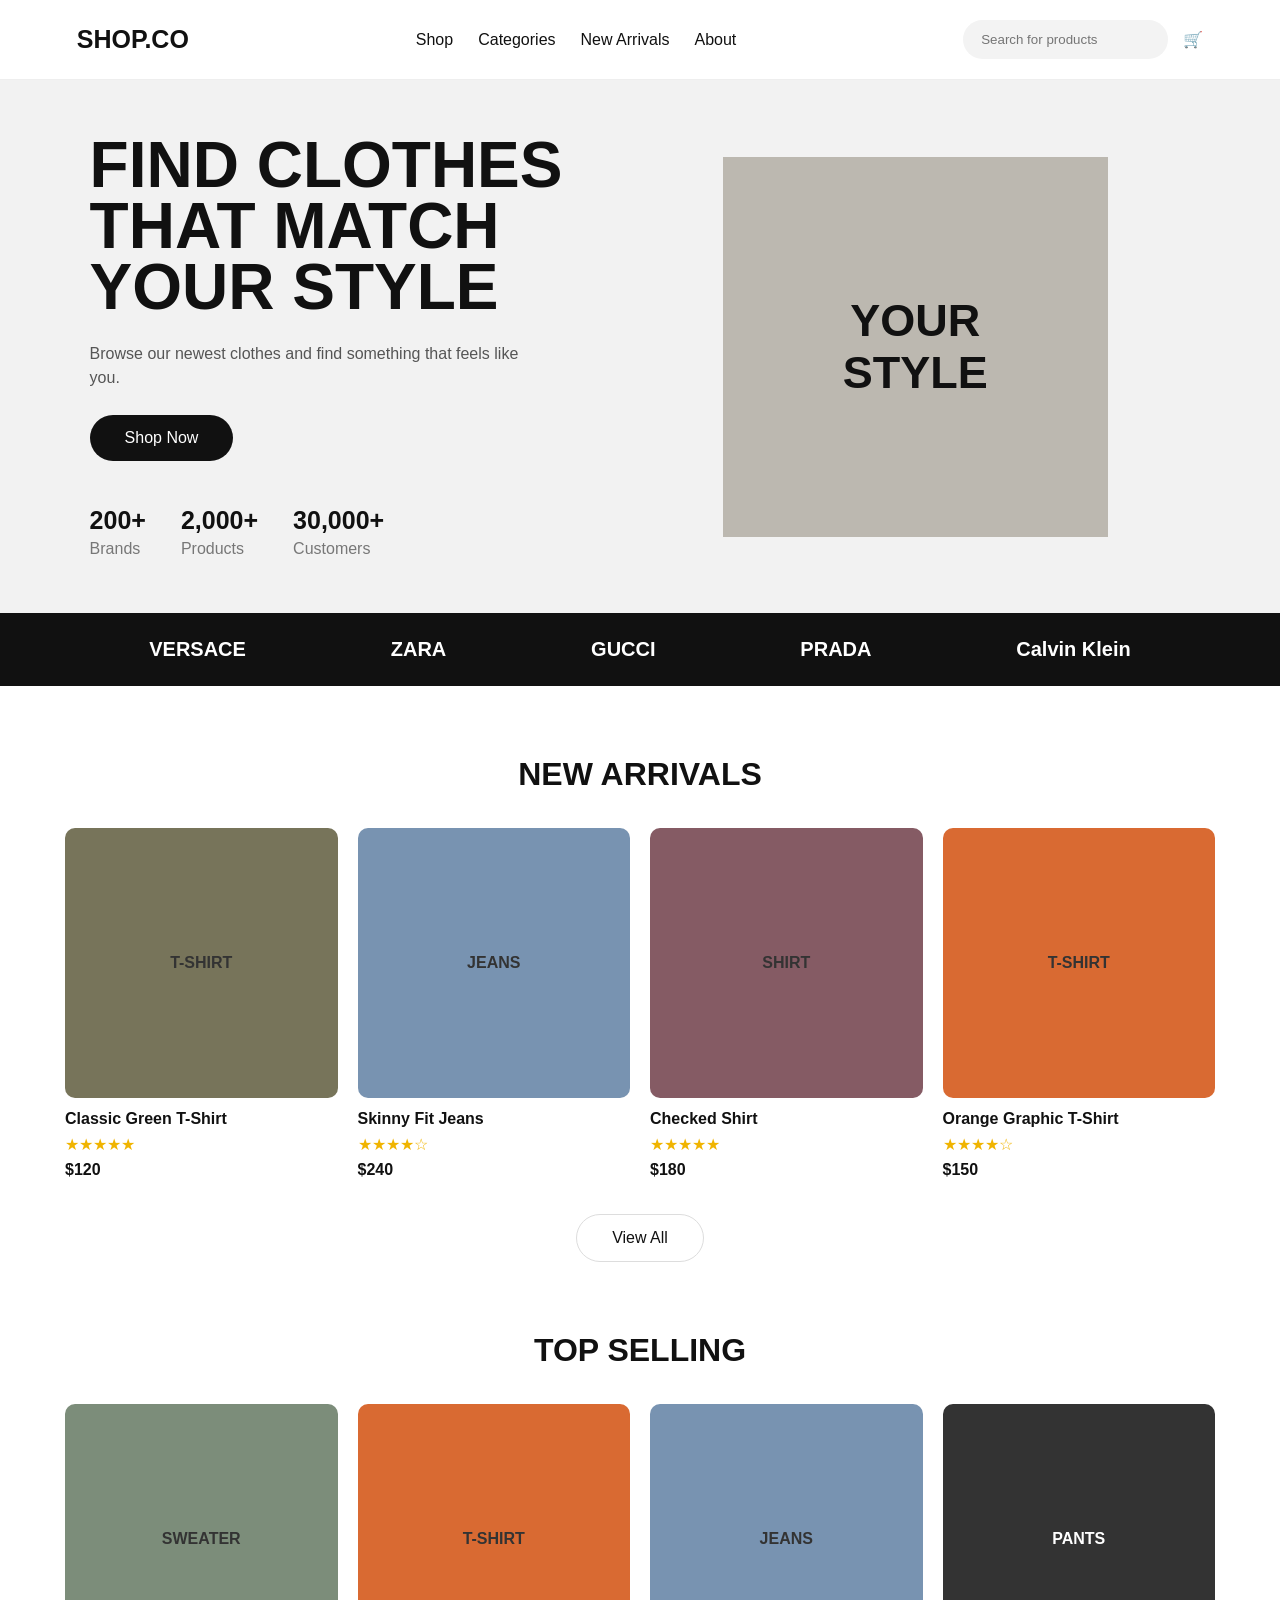
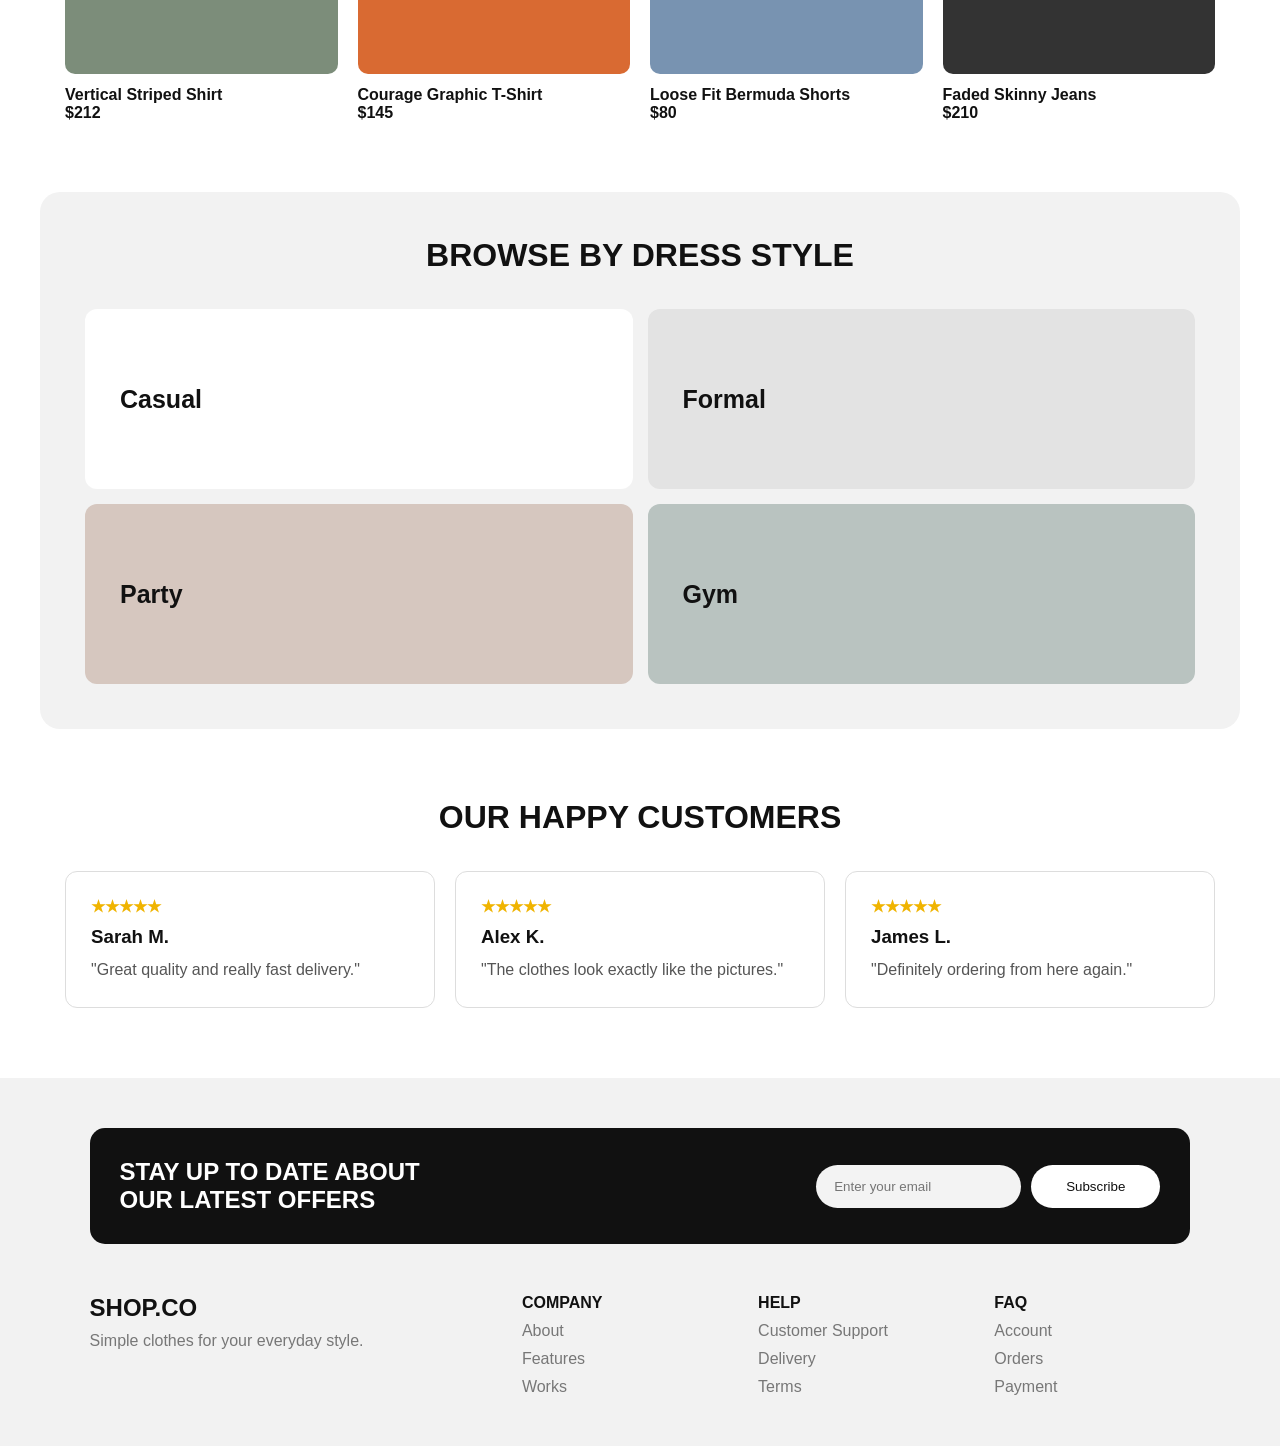
<file: homework1.2/index.html>
<!DOCTYPE html>
<html lang="en">
<head>
    <meta charset="UTF-8">
    <meta name="viewport" content="width=device-width, initial-scale=1.0">
    <title>SHOP.CO - Home</title>
    <link rel="stylesheet" href="style.css">
</head>
<body>

<header>
    <div class="logo">SHOP.CO</div>

    <nav>
        <a href="index.html">Shop</a>
        <a href="category.html">Categories</a>
        <a href="product.html">New Arrivals</a>
        <a href="#">About</a>
    </nav>

    <div class="header-icons">
        <input type="text" placeholder="Search for products">
        <a href="cart.html">🛒</a>
    </div>
</header>

<main>
    <section class="hero">
        <div class="hero-text">
            <h1>FIND CLOTHES<br>THAT MATCH<br>YOUR STYLE</h1>
            <p>Browse our newest clothes and find something that feels like you.</p>
            <a class="black-button" href="category.html">Shop Now</a>

            <div class="stats">
                <div><strong>200+</strong><span>Brands</span></div>
                <div><strong>2,000+</strong><span>Products</span></div>
                <div><strong>30,000+</strong><span>Customers</span></div>
            </div>
        </div>

        <div class="hero-image">
            <div class="model-placeholder">YOUR<br>STYLE</div>
        </div>
    </section>

    <section class="brands">
        <span>VERSACE</span>
        <span>ZARA</span>
        <span>GUCCI</span>
        <span>PRADA</span>
        <span>Calvin Klein</span>
    </section>

    <section class="section">
        <h2>NEW ARRIVALS</h2>
        <div class="products">
            <div class="product-card">
                <div class="product-image shirt-green">T-SHIRT</div>
                <h3>Classic Green T-Shirt</h3>
                <p>★★★★★</p>
                <strong>$120</strong>
            </div>

            <div class="product-card">
                <div class="product-image jeans">JEANS</div>
                <h3>Skinny Fit Jeans</h3>
                <p>★★★★☆</p>
                <strong>$240</strong>
            </div>

            <div class="product-card">
                <div class="product-image shirt-check">SHIRT</div>
                <h3>Checked Shirt</h3>
                <p>★★★★★</p>
                <strong>$180</strong>
            </div>

            <div class="product-card">
                <div class="product-image shirt-orange">T-SHIRT</div>
                <h3>Orange Graphic T-Shirt</h3>
                <p>★★★★☆</p>
                <strong>$150</strong>
            </div>
        </div>

        <a class="outline-button" href="category.html">View All</a>
    </section>

    <section class="section">
        <h2>TOP SELLING</h2>
        <div class="products">
            <div class="product-card">
                <div class="product-image sweater">SWEATER</div>
                <h3>Vertical Striped Shirt</h3>
                <strong>$212</strong>
            </div>

            <div class="product-card">
                <div class="product-image shirt-orange">T-SHIRT</div>
                <h3>Courage Graphic T-Shirt</h3>
                <strong>$145</strong>
            </div>

            <div class="product-card">
                <div class="product-image jeans">JEANS</div>
                <h3>Loose Fit Bermuda Shorts</h3>
                <strong>$80</strong>
            </div>

            <div class="product-card">
                <div class="product-image black-jeans">PANTS</div>
                <h3>Faded Skinny Jeans</h3>
                <strong>$210</strong>
            </div>
        </div>
    </section>

    <section class="styles">
        <h2>BROWSE BY DRESS STYLE</h2>
        <div class="style-grid">
            <div>Casual</div>
            <div>Formal</div>
            <div>Party</div>
            <div>Gym</div>
        </div>
    </section>

    <section class="reviews">
        <h2>OUR HAPPY CUSTOMERS</h2>
        <div class="review-grid">
            <article><b>★★★★★</b><h3>Sarah M.</h3><p>"Great quality and really fast delivery."</p></article>
            <article><b>★★★★★</b><h3>Alex K.</h3><p>"The clothes look exactly like the pictures."</p></article>
            <article><b>★★★★★</b><h3>James L.</h3><p>"Definitely ordering from here again."</p></article>
        </div>
    </section>
</main>

<footer>
    <div class="newsletter">
        <h2>STAY UP TO DATE ABOUT<br>OUR LATEST OFFERS</h2>
        <div>
            <input type="email" placeholder="Enter your email">
            <button>Subscribe</button>
        </div>
    </div>

    <div class="footer-content">
        <div>
            <h2>SHOP.CO</h2>
            <p>Simple clothes for your everyday style.</p>
        </div>
        <div><h4>COMPANY</h4><p>About</p><p>Features</p><p>Works</p></div>
        <div><h4>HELP</h4><p>Customer Support</p><p>Delivery</p><p>Terms</p></div>
        <div><h4>FAQ</h4><p>Account</p><p>Orders</p><p>Payment</p></div>
    </div>
</footer>

</body>
</html>
</file>
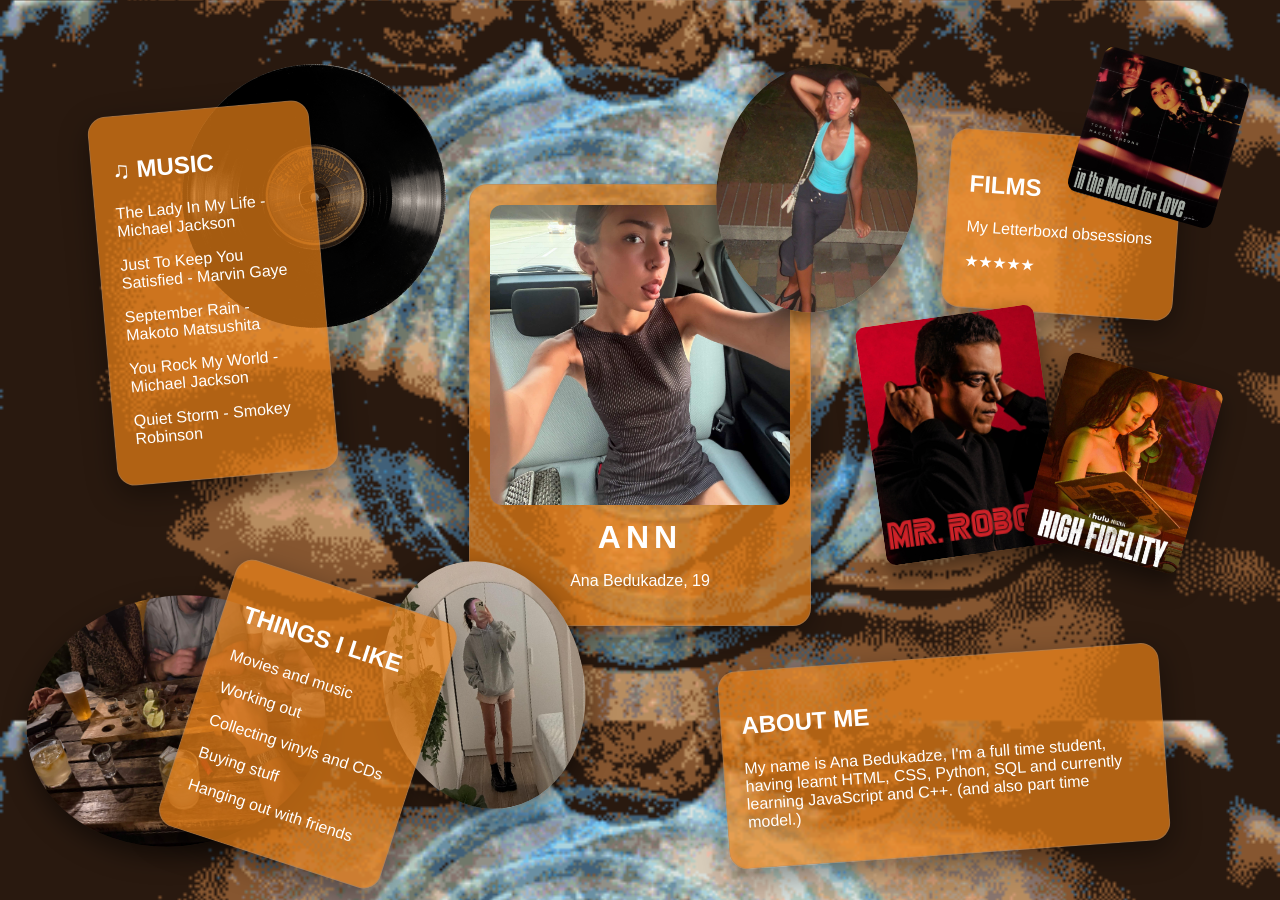
<file: homework1.3/index.html>
<!DOCTYPE html>
<html lang="en">
<head>
    <meta charset="UTF-8">
    <meta name="viewport" content="width=device-width, initial-scale=1.0">
    <title>me ♡</title>
    <link rel="stylesheet" href="style.css">
</head>
<body>
<div class="card photo-card">
        <img src="picofme3.jpg" alt="My photo">
        <h1>ANN</h1>
        <p>Ana Bedukadze, 19</p>
    </div>

    <img src="picofme2.jpg" class="photo2">
    <img src="picofme1.jpg" class="photo3">

    <div class="card music">
        <h2>♫ MUSIC</h2>
        <p>The Lady In My Life - Michael Jackson</p>
        <p>Just To Keep You Satisfied - Marvin Gaye</p>
        <p>September Rain - Makoto Matsushita</p>
        <p>You Rock My World - Michael Jackson</p>
        <p>Quiet Storm - Smokey Robinson</p>
    </div>
    <img src="vinyl.png" class="vinyl">

     <div class="card movies">
        <h2>FILMS</h2>
        <p>My Letterboxd obsessions</p>
        <p>★★★★★</p>
    </div>
    <img src="movie1.jpg" class="poster poster2">
    <img src="movie2.jpg" class="poster poster3">

    <div class="card hobbies">
        <h2>THINGS I LIKE</h2>
        <p>Movies and music</p>
        <p>Working out</p>
        <p>Collecting vinyls and CDs</p>
        <p>Buying stuff</p>
        <p>Hanging out with friends</p>
    </div>

    <img src="friends1.jpg" class="friendspics">

    <div class="card about">
        <h2>ABOUT ME</h2>
        <p>
            My name is Ana Bedukadze, I'm a full time student, having learnt HTML, CSS, Python, SQL and currently learning JavaScript and C++. (and also part time model.)
        </p>
    </div>

    <script src="script.js"></script>
</body>
</html>
</file>
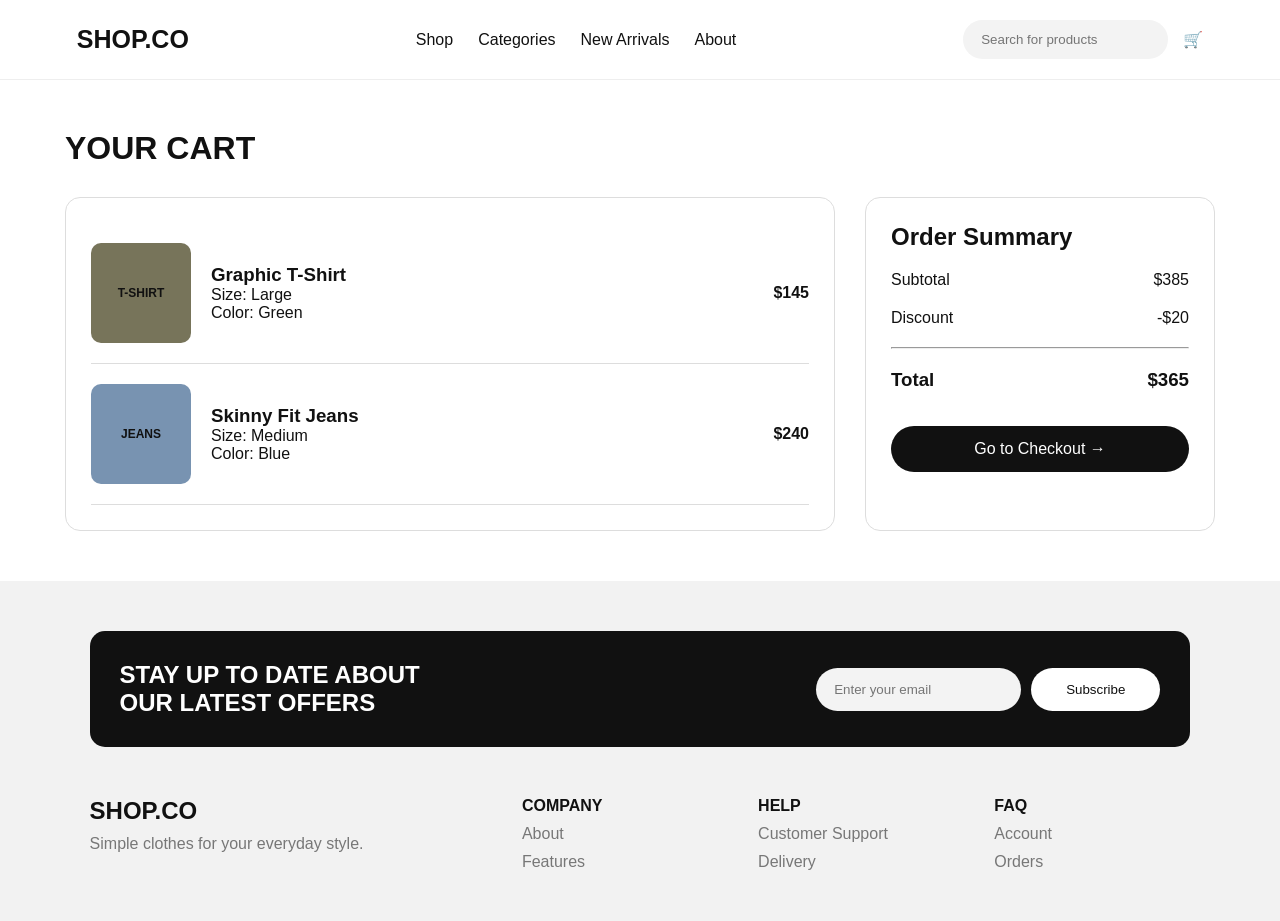
<file: homework1.2/cart.html>
<!DOCTYPE html>
<html lang="en">
<head>
    <meta charset="UTF-8">
    <meta name="viewport" content="width=device-width, initial-scale=1.0">
    <title>SHOP.CO - Cart</title>
    <link rel="stylesheet" href="style.css">
</head>
<body>

<header>
    <div class="logo">SHOP.CO</div>
    <nav><a href="index.html">Shop</a><a href="category.html">Categories</a><a href="product.html">New Arrivals</a><a href="#">About</a></nav>
    <div class="header-icons"><input type="text" placeholder="Search for products"><a href="cart.html">🛒</a></div>
</header>

<main class="page">
    <h1>YOUR CART</h1>

    <div class="cart-layout">
        <section class="cart-items">
            <div class="cart-item">
                <div class="small-product shirt-green">T-SHIRT</div>
                <div><h3>Graphic T-Shirt</h3><p>Size: Large</p><p>Color: Green</p></div>
                <strong>$145</strong>
            </div>

            <div class="cart-item">
                <div class="small-product jeans">JEANS</div>
                <div><h3>Skinny Fit Jeans</h3><p>Size: Medium</p><p>Color: Blue</p></div>
                <strong>$240</strong>
            </div>
        </section>

        <aside class="order-summary">
            <h2>Order Summary</h2>
            <p>Subtotal <span>$385</span></p>
            <p>Discount <span>-$20</span></p>
            <hr>
            <h3>Total <span>$365</span></h3>
            <a class="black-button full" href="#">Go to Checkout →</a>
        </aside>
    </div>
</main>

<footer>
    <div class="newsletter"><h2>STAY UP TO DATE ABOUT<br>OUR LATEST OFFERS</h2><div><input type="email" placeholder="Enter your email"><button>Subscribe</button></div></div>
    <div class="footer-content"><div><h2>SHOP.CO</h2><p>Simple clothes for your everyday style.</p></div><div><h4>COMPANY</h4><p>About</p><p>Features</p></div><div><h4>HELP</h4><p>Customer Support</p><p>Delivery</p></div><div><h4>FAQ</h4><p>Account</p><p>Orders</p></div></div>
</footer>

</body>
</html>
</file>
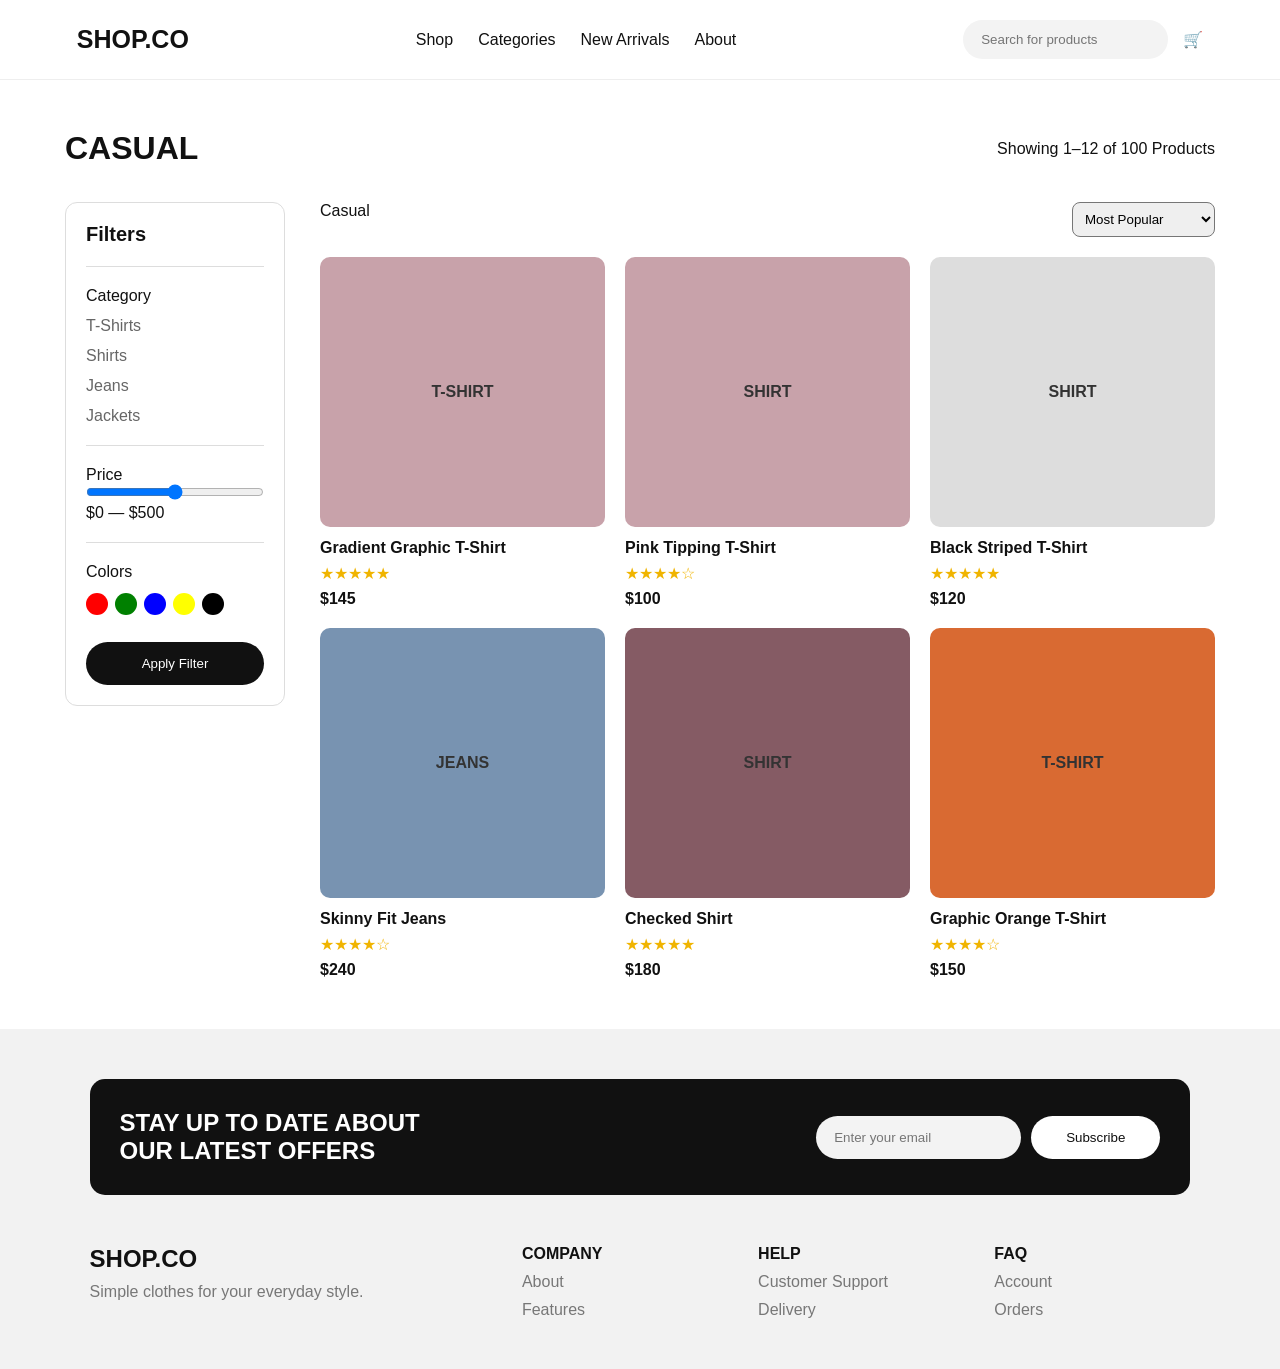
<file: homework1.2/category.html>
<!DOCTYPE html>
<html lang="en">
<head>
    <meta charset="UTF-8">
    <meta name="viewport" content="width=device-width, initial-scale=1.0">
    <title>SHOP.CO - Category</title>
    <link rel="stylesheet" href="style.css">
</head>
<body>

<header>
    <div class="logo">SHOP.CO</div>
    <nav>
        <a href="index.html">Shop</a>
        <a href="category.html">Categories</a>
        <a href="product.html">New Arrivals</a>
        <a href="#">About</a>
    </nav>
    <div class="header-icons">
        <input type="text" placeholder="Search for products">
        <a href="cart.html">🛒</a>
    </div>
</header>

<main class="page">
    <div class="page-title">
        <h1>CASUAL</h1>
        <p>Showing 1–12 of 100 Products</p>
    </div>

    <div class="category-layout">
        <aside class="filters">
            <h3>Filters</h3>
            <hr>
            <p>Category</p>
            <a href="#">T-Shirts</a>
            <a href="#">Shirts</a>
            <a href="#">Jeans</a>
            <a href="#">Jackets</a>
            <hr>
            <p>Price</p>
            <input type="range" min="0" max="500" value="250">
            <p>$0 — $500</p>
            <hr>
            <p>Colors</p>
            <div class="colors">
                <span></span><span></span><span></span><span></span><span></span>
            </div>
            <button class="black-button full">Apply Filter</button>
        </aside>

        <section>
            <div class="sort">
                <span>Casual</span>
                <select>
                    <option>Most Popular</option>
                    <option>Newest</option>
                    <option>Price Low to High</option>
                </select>
            </div>

            <div class="products category-products">
                <div class="product-card"><div class="product-image shirt-pink">T-SHIRT</div><h3>Gradient Graphic T-Shirt</h3><p>★★★★★</p><strong>$145</strong></div>
                <div class="product-card"><div class="product-image shirt-pink">SHIRT</div><h3>Pink Tipping T-Shirt</h3><p>★★★★☆</p><strong>$100</strong></div>
                <div class="product-card"><div class="product-image shirt-white">SHIRT</div><h3>Black Striped T-Shirt</h3><p>★★★★★</p><strong>$120</strong></div>
                <div class="product-card"><div class="product-image jeans">JEANS</div><h3>Skinny Fit Jeans</h3><p>★★★★☆</p><strong>$240</strong></div>
                <div class="product-card"><div class="product-image shirt-check">SHIRT</div><h3>Checked Shirt</h3><p>★★★★★</p><strong>$180</strong></div>
                <div class="product-card"><div class="product-image shirt-orange">T-SHIRT</div><h3>Graphic Orange T-Shirt</h3><p>★★★★☆</p><strong>$150</strong></div>
            </div>
        </section>
    </div>
</main>

<footer>
    <div class="newsletter"><h2>STAY UP TO DATE ABOUT<br>OUR LATEST OFFERS</h2><div><input type="email" placeholder="Enter your email"><button>Subscribe</button></div></div>
    <div class="footer-content"><div><h2>SHOP.CO</h2><p>Simple clothes for your everyday style.</p></div><div><h4>COMPANY</h4><p>About</p><p>Features</p></div><div><h4>HELP</h4><p>Customer Support</p><p>Delivery</p></div><div><h4>FAQ</h4><p>Account</p><p>Orders</p></div></div>
</footer>

</body>
</html>
</file>
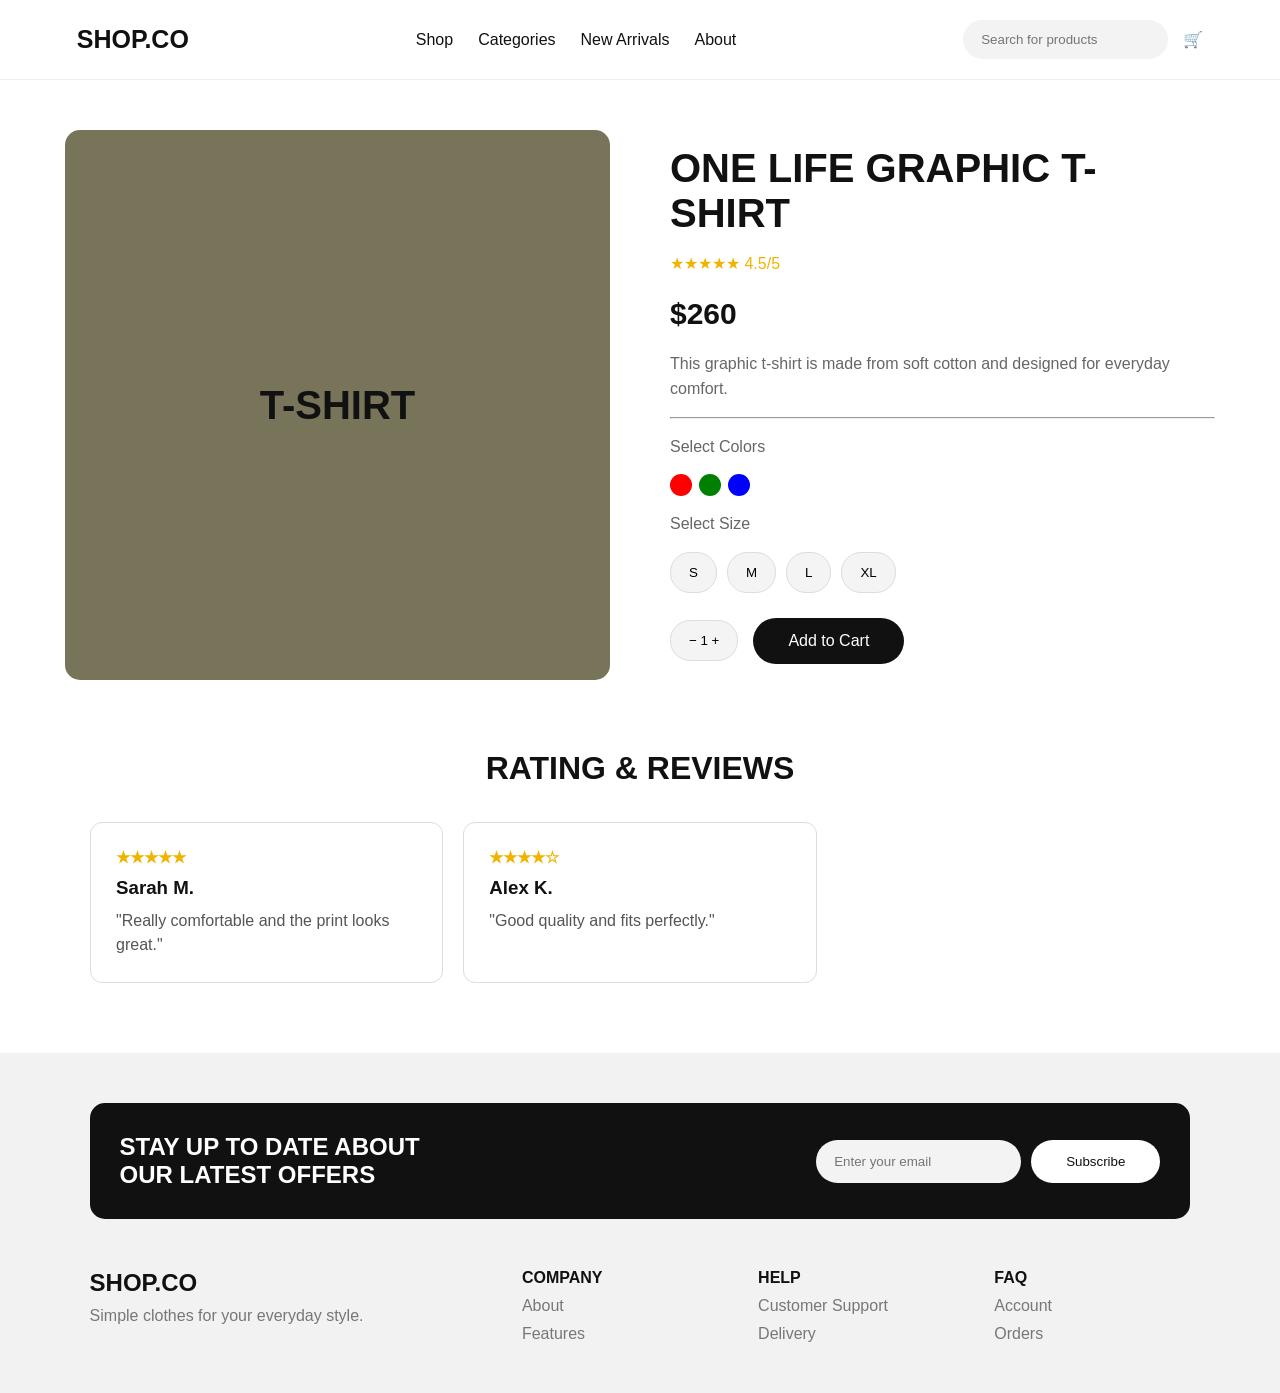
<file: homework1.2/product.html>
<!DOCTYPE html>
<html lang="en">
<head>
    <meta charset="UTF-8">
    <meta name="viewport" content="width=device-width, initial-scale=1.0">
    <title>SHOP.CO - Product</title>
    <link rel="stylesheet" href="style.css">
</head>
<body>

<header>
    <div class="logo">SHOP.CO</div>
    <nav><a href="index.html">Shop</a><a href="category.html">Categories</a><a href="product.html">New Arrivals</a><a href="#">About</a></nav>
    <div class="header-icons"><input type="text" placeholder="Search for products"><a href="cart.html">🛒</a></div>
</header>

<main class="page">
    <div class="product-detail">
        <div class="product-main-image shirt-green">T-SHIRT</div>

        <div class="product-info">
            <h1>ONE LIFE GRAPHIC T-SHIRT</h1>
            <p class="stars">★★★★★ 4.5/5</p>
            <h2>$260</h2>
            <p>This graphic t-shirt is made from soft cotton and designed for everyday comfort.</p>

            <hr>
            <p>Select Colors</p>
            <div class="colors"><span></span><span></span><span></span></div>

            <p>Select Size</p>
            <div class="sizes"><button>S</button><button>M</button><button>L</button><button>XL</button></div>

            <div class="buy">
                <button class="quantity">− 1 +</button>
                <a class="black-button" href="cart.html">Add to Cart</a>
            </div>
        </div>
    </div>

    <section class="reviews">
        <h2>RATING & REVIEWS</h2>
        <div class="review-grid">
            <article><b>★★★★★</b><h3>Sarah M.</h3><p>"Really comfortable and the print looks great."</p></article>
            <article><b>★★★★☆</b><h3>Alex K.</h3><p>"Good quality and fits perfectly."</p></article>
        </div>
    </section>
</main>

<footer>
    <div class="newsletter"><h2>STAY UP TO DATE ABOUT<br>OUR LATEST OFFERS</h2><div><input type="email" placeholder="Enter your email"><button>Subscribe</button></div></div>
    <div class="footer-content"><div><h2>SHOP.CO</h2><p>Simple clothes for your everyday style.</p></div><div><h4>COMPANY</h4><p>About</p><p>Features</p></div><div><h4>HELP</h4><p>Customer Support</p><p>Delivery</p></div><div><h4>FAQ</h4><p>Account</p><p>Orders</p></div></div>
</footer>

</body>
</html>
</file>
<file: homework1.2/style.css>
* {
    margin: 0;
    padding: 0;
    box-sizing: border-box;
}

body {
    font-family: Arial, sans-serif;
    color: #111;
    background: white;
}

a {
    color: inherit;
    text-decoration: none;
}

header {
    height: 80px;
    display: flex;
    align-items: center;
    justify-content: space-between;
    padding: 0 6%;
    border-bottom: 1px solid #eee;
    gap: 30px;
}

.logo {
    font-size: 25px;
    font-weight: 900;
}

nav {
    display: flex;
    gap: 25px;
}

nav a:hover {
    text-decoration: underline;
}

.header-icons {
    display: flex;
    align-items: center;
    gap: 15px;
}

.header-icons input,
.newsletter input {
    border: 0;
    background: #f3f3f3;
    border-radius: 25px;
    padding: 12px 18px;
}

.hero {
    background: #f2f2f2;
    min-height: 500px;
    display: flex;
    padding: 55px 7%;
    align-items: center;
}

.hero-text {
    width: 50%;
}

.hero h1 {
    font-size: clamp(38px, 5vw, 70px);
    line-height: .95;
    font-weight: 900;
}

.hero p {
    max-width: 450px;
    margin: 25px 0;
    color: #555;
    line-height: 1.5;
}

.black-button,
.outline-button,
.newsletter button {
    display: inline-block;
    border: 0;
    background: #111;
    color: white;
    padding: 14px 35px;
    border-radius: 25px;
    cursor: pointer;
}

.outline-button {
    background: white;
    color: #111;
    border: 1px solid #ddd;
}

.stats {
    display: flex;
    gap: 35px;
    margin-top: 45px;
}

.stats div {
    display: flex;
    flex-direction: column;
}

.stats strong {
    font-size: 25px;
}

.stats span {
    color: #777;
    margin-top: 5px;
}

.hero-image {
    width: 50%;
    display: flex;
    justify-content: center;
}

.model-placeholder {
    width: 70%;
    height: 380px;
    background: #bcb8b0;
    display: flex;
    align-items: center;
    justify-content: center;
    font-size: 45px;
    font-weight: 900;
    text-align: center;
}

.brands {
    background: #111;
    color: white;
    display: flex;
    justify-content: space-around;
    padding: 25px 6%;
    font-size: 20px;
    font-weight: bold;
}

.section,
.reviews {
    max-width: 1200px;
    margin: 70px auto;
    padding: 0 25px;
    text-align: center;
}

.section h2,
.styles h2,
.reviews h2 {
    font-size: 32px;
    margin-bottom: 35px;
}

.products {
    display: grid;
    grid-template-columns: repeat(4, 1fr);
    gap: 20px;
    text-align: left;
}

.product-card h3 {
    margin-top: 12px;
    font-size: 16px;
}

.product-card p {
    color: #f0b400;
    margin: 7px 0;
}

.product-image {
    height: 270px;
    border-radius: 10px;
    display: flex;
    justify-content: center;
    align-items: center;
    font-weight: bold;
    color: #333;
}

.shirt-green { background: #77745a; }
.jeans { background: #7893b1; }
.shirt-check { background: #855b64; }
.shirt-orange { background: #d96a32; }
.sweater { background: #7c8d7a; }
.black-jeans { background: #333; color: white; }
.shirt-pink { background: #c8a2aa; }
.shirt-white { background: #ddd; }

.section > .outline-button {
    margin-top: 35px;
}

.styles {
    max-width: 1200px;
    margin: 70px auto;
    padding: 45px;
    background: #f2f2f2;
    border-radius: 20px;
    text-align: center;
}

.style-grid {
    display: grid;
    grid-template-columns: 1fr 1fr;
    gap: 15px;
}

.style-grid div {
    min-height: 180px;
    background: white;
    border-radius: 12px;
    display: flex;
    align-items: center;
    padding-left: 35px;
    font-size: 25px;
    font-weight: bold;
    text-align: left;
}

.style-grid div:nth-child(2) { background: #e3e3e3; }
.style-grid div:nth-child(3) { background: #d6c7bf; }
.style-grid div:nth-child(4) { background: #b9c3c0; }

.review-grid {
    display: grid;
    grid-template-columns: repeat(3, 1fr);
    gap: 20px;
    text-align: left;
}

.review-grid article {
    border: 1px solid #ddd;
    border-radius: 12px;
    padding: 25px;
}

.review-grid b {
    color: #f0b400;
}

.review-grid h3 {
    margin: 10px 0;
}

.review-grid p {
    color: #555;
    line-height: 1.5;
}

footer {
    background: #f2f2f2;
    padding: 50px 7%;
}

.newsletter {
    background: #111;
    color: white;
    border-radius: 15px;
    padding: 30px;
    display: flex;
    justify-content: space-between;
    align-items: center;
    gap: 20px;
}

.newsletter div {
    display: flex;
    gap: 10px;
}

.newsletter button {
    background: white;
    color: #111;
}

.footer-content {
    display: grid;
    grid-template-columns: 2fr 1fr 1fr 1fr;
    gap: 40px;
    padding-top: 50px;
}

.footer-content p {
    color: #777;
    margin-top: 10px;
}

.page {
    max-width: 1200px;
    margin: 50px auto;
    padding: 0 25px;
}

.page-title {
    display: flex;
    justify-content: space-between;
    align-items: center;
    margin-bottom: 35px;
}

.category-layout {
    display: grid;
    grid-template-columns: 220px 1fr;
    gap: 35px;
}

.filters {
    border: 1px solid #ddd;
    border-radius: 12px;
    padding: 20px;
    height: fit-content;
}

.filters h3 {
    font-size: 20px;
}

.filters hr {
    margin: 20px 0;
    border: 0;
    border-top: 1px solid #ddd;
}

.filters a {
    display: block;
    margin: 12px 0;
    color: #666;
}

.filters input {
    width: 100%;
}

.colors {
    display: flex;
    gap: 7px;
    margin: 12px 0;
}

.colors span {
    width: 22px;
    height: 22px;
    border-radius: 50%;
    background: red;
}

.colors span:nth-child(2) { background: green; }
.colors span:nth-child(3) { background: blue; }
.colors span:nth-child(4) { background: yellow; }
.colors span:nth-child(5) { background: black; }

.full {
    width: 100%;
    text-align: center;
    margin-top: 15px;
}

.sort {
    display: flex;
    justify-content: space-between;
    margin-bottom: 20px;
}

.sort select {
    padding: 8px;
    border-radius: 8px;
}

.category-products {
    grid-template-columns: repeat(3, 1fr);
}

.product-detail {
    display: grid;
    grid-template-columns: 1fr 1fr;
    gap: 60px;
    align-items: center;
}

.product-main-image {
    height: 550px;
    border-radius: 15px;
    display: flex;
    align-items: center;
    justify-content: center;
    font-size: 40px;
    font-weight: bold;
}

.product-info h1 {
    font-size: 40px;
    margin-bottom: 15px;
}

.product-info h2 {
    font-size: 30px;
    margin: 20px 0;
}

.product-info > p {
    color: #666;
    line-height: 1.6;
    margin: 15px 0;
}

.stars {
    color: #f0b400 !important;
}

.sizes {
    display: flex;
    gap: 10px;
    margin: 15px 0 25px;
}

.sizes button,
.quantity {
    border: 1px solid #ddd;
    background: #f4f4f4;
    padding: 12px 18px;
    border-radius: 20px;
}

.buy {
    display: flex;
    gap: 15px;
    align-items: center;
}

.cart-layout {
    display: grid;
    grid-template-columns: 1fr 350px;
    gap: 30px;
    margin-top: 30px;
}

.cart-items,
.order-summary {
    border: 1px solid #ddd;
    border-radius: 15px;
    padding: 25px;
}

.cart-item {
    display: grid;
    grid-template-columns: 100px 1fr auto;
    gap: 20px;
    align-items: center;
    padding: 20px 0;
    border-bottom: 1px solid #ddd;
}

.small-product {
    height: 100px;
    border-radius: 10px;
    display: flex;
    align-items: center;
    justify-content: center;
    font-size: 12px;
    font-weight: bold;
}

.order-summary p,
.order-summary h3 {
    display: flex;
    justify-content: space-between;
    margin: 20px 0;
}

@media (max-width: 850px) {
    header {
        height: auto;
        padding: 20px;
        flex-wrap: wrap;
    }

    nav {
        order: 3;
        width: 100%;
        justify-content: center;
        flex-wrap: wrap;
    }

    .header-icons input {
        width: 150px;
    }

    .hero {
        flex-direction: column;
        padding: 45px 25px;
    }

    .hero-text,
    .hero-image {
        width: 100%;
    }

    .hero-image {
        margin-top: 40px;
    }

    .model-placeholder {
        width: 90%;
    }

    .products,
    .category-products {
        grid-template-columns: repeat(2, 1fr);
    }

    .category-layout,
    .product-detail,
    .cart-layout {
        grid-template-columns: 1fr;
    }

    .review-grid {
        grid-template-columns: 1fr;
    }

    .newsletter {
        flex-direction: column;
        align-items: flex-start;
    }

    .footer-content {
        grid-template-columns: 1fr 1fr;
    }
}

@media (max-width: 550px) {
    .hero h1 {
        font-size: 42px;
    }

    .stats {
        gap: 15px;
    }

    .stats strong {
        font-size: 18px;
    }

    .brands {
        flex-wrap: wrap;
        gap: 20px;
        font-size: 16px;
    }

    .products,
    .category-products,
    .style-grid {
        grid-template-columns: 1fr;
    }

    .style-grid div {
        min-height: 130px;
    }

    .newsletter div {
        width: 100%;
        flex-direction: column;
    }

    .newsletter input,
    .newsletter button {
        width: 100%;
    }

    .footer-content {
        grid-template-columns: 1fr;
    }

    .page-title {
        display: block;
    }

    .product-main-image {
        height: 350px;
    }

    .product-info h1 {
        font-size: 30px;
    }

    .cart-item {
        grid-template-columns: 80px 1fr;
    }

    .cart-item > strong {
        grid-column: 2;
    }
}
</file>
<file: homework1.3/style.css>
body {
    margin:0;
    padding:0;
    background-image: url("background1.gif");
    background-size: cover;
    font-family: Arial, sans-serif;
    color: white;
}
.card {
    position: absolute;
    background: rgba(235, 130, 24, 0.70);
    border: 1px solid rgba(139, 132, 133, 0.35);
    border-radius: 18px;
    padding: 20px;
    box-shadow: 0 10px 30px rgba(0, 0, 0, 0.4);
}
.photo-card {
    width: 300px;
    height: 400px;
    top: 45%;
    left: 50%;
    transform: translate(-50%, -50%);
    text-align: center;

}
.photo-card img {
    width: 300px;
    height: 300px;

    object-fit: cover;

    border-radius: 12px;
}

.photo-card h1 {
    margin: 10px 0 5px;
    letter-spacing: 5px;
}

.music {
    width: 180px;
    top: 12%;
    left: 8%;

    transform: rotate(-5deg);
}
.movies {
    width: 190px;
    top: 15%;
    right: 8%;

    transform: rotate(4deg);
}
.movies::before {
    content: "";
    position: absolute;
    width: 150px;
    height: 150px;
    background-image: url("movie.jpg");
    background-size: cover;
    background-position: center;
    top: -80px;
    right: -50px;
    transform: rotate(12deg);
    z-index: -1;
    border-radius: 10px;
}
.poster {
    position: absolute;
    object-fit: cover;
    border-radius: 10px;
    box-shadow: 0 10px 25px rgba(0, 0, 0, 0.5);
}
.poster2 {
    width: 180px;
    height: 240px;

    top: 35%;
    right: 18%;

    transform: rotate(-8deg);
}
.poster3 {
    width: 160px;
    height: 190px;

    bottom: 38%;
    right: 6%;

    transform: rotate(15deg);
}
.hobbies {
    width: 190px;
    bottom: 4%;
    left: 15%;

    transform: rotate(18deg);
}
.about {
    width: 400px;
    bottom: 5%;
    right: 9%;
    transform: rotate(-4deg);
}
.vinyl {
    position: absolute;
    width: 320px;
    height: 320px;
    top: 4%;
    left: 12%;

    transform: rotate(-15deg);

    z-index: -1;
}
.photo2 {
    position:absolute;
    width: 200px;
    height: 250px;
    top: 7%;
    left: 56%;
    border-radius: 50%;
    box-shadow: 0 10px 25px rgba(0, 0, 0, 0.5);
    transform: rotate(10deg);
}
.photo3 {
    position:absolute;
    width: 200px;
    height: 250px;
    bottom: 10%;
    left: 30%;
    border-radius: 50%;
    box-shadow: 0 10px 25px rgba(0, 0, 0, 0.5);
    transform: rotate(-13deg);
}
.friendspics {
    position:absolute;
    width: 300px;
    height: 250px;
    bottom: 6%;
    left: 2%;
    border-radius: 50%;
    box-shadow: 0 10px 25px rgba(0, 0, 0, 0.5);
    transform: rotate(-10deg);
    z-index: -1;
}


@media screen and (max-width: 900px) {
    body {
        display: flex;
        flex-direction: column;
        align-items: center;
        justify-content: flex-start;
        padding: 20px 10px;
        min-height: 100vh;
        overflow-x: hidden;
    }

  
    .card,
    .poster,
    .vinyl,
    .photo2,
    .photo3,
    .friendspics {
        position: relative !important;
        top: auto !important;
        left: auto !important;
        right: auto !important;
        bottom: auto !important;
        transform: none !important;
        margin: 15px auto;
        box-sizing: border-box;
    }

    
    .photo-card {
        width: 90%;
        max-width: 320px;
        height: auto;
        padding: 15px;
    }

    .photo-card img {
        width: 100%;
        height: 240px;
    }

   
    .photo2,
    .photo3 {
        width: 160px;
        height: 200px;
        border-radius: 20px; 
    }


    .music,
    .movies,
    .hobbies,
    .about {
        width: 90%;
        max-width: 340px;
        text-align: center;
    }


    .vinyl {
        width: 200px;
        height: 200px;
    }

    .movies::before {
        display: none;
    }

    .poster2,
    .poster3 {
        width: 140px;
        height: 180px;
    }

    .friendspics {
        width: 90%;
        max-width: 280px;
        height: auto;
        border-radius: 15px;
    }
}

@media screen and (max-width: 480px) {
    .photo-card {
        max-width: 280px;
    }

    .photo-card img {
        height: 200px;
    }

    .music,
    .movies,
    .hobbies,
    .about {
        max-width: 290px;
        padding: 15px;
        font-size: 14px;
    }

    .poster2,
    .poster3 {
        width: 120px;
        height: 160px;
    }
}
</file>
